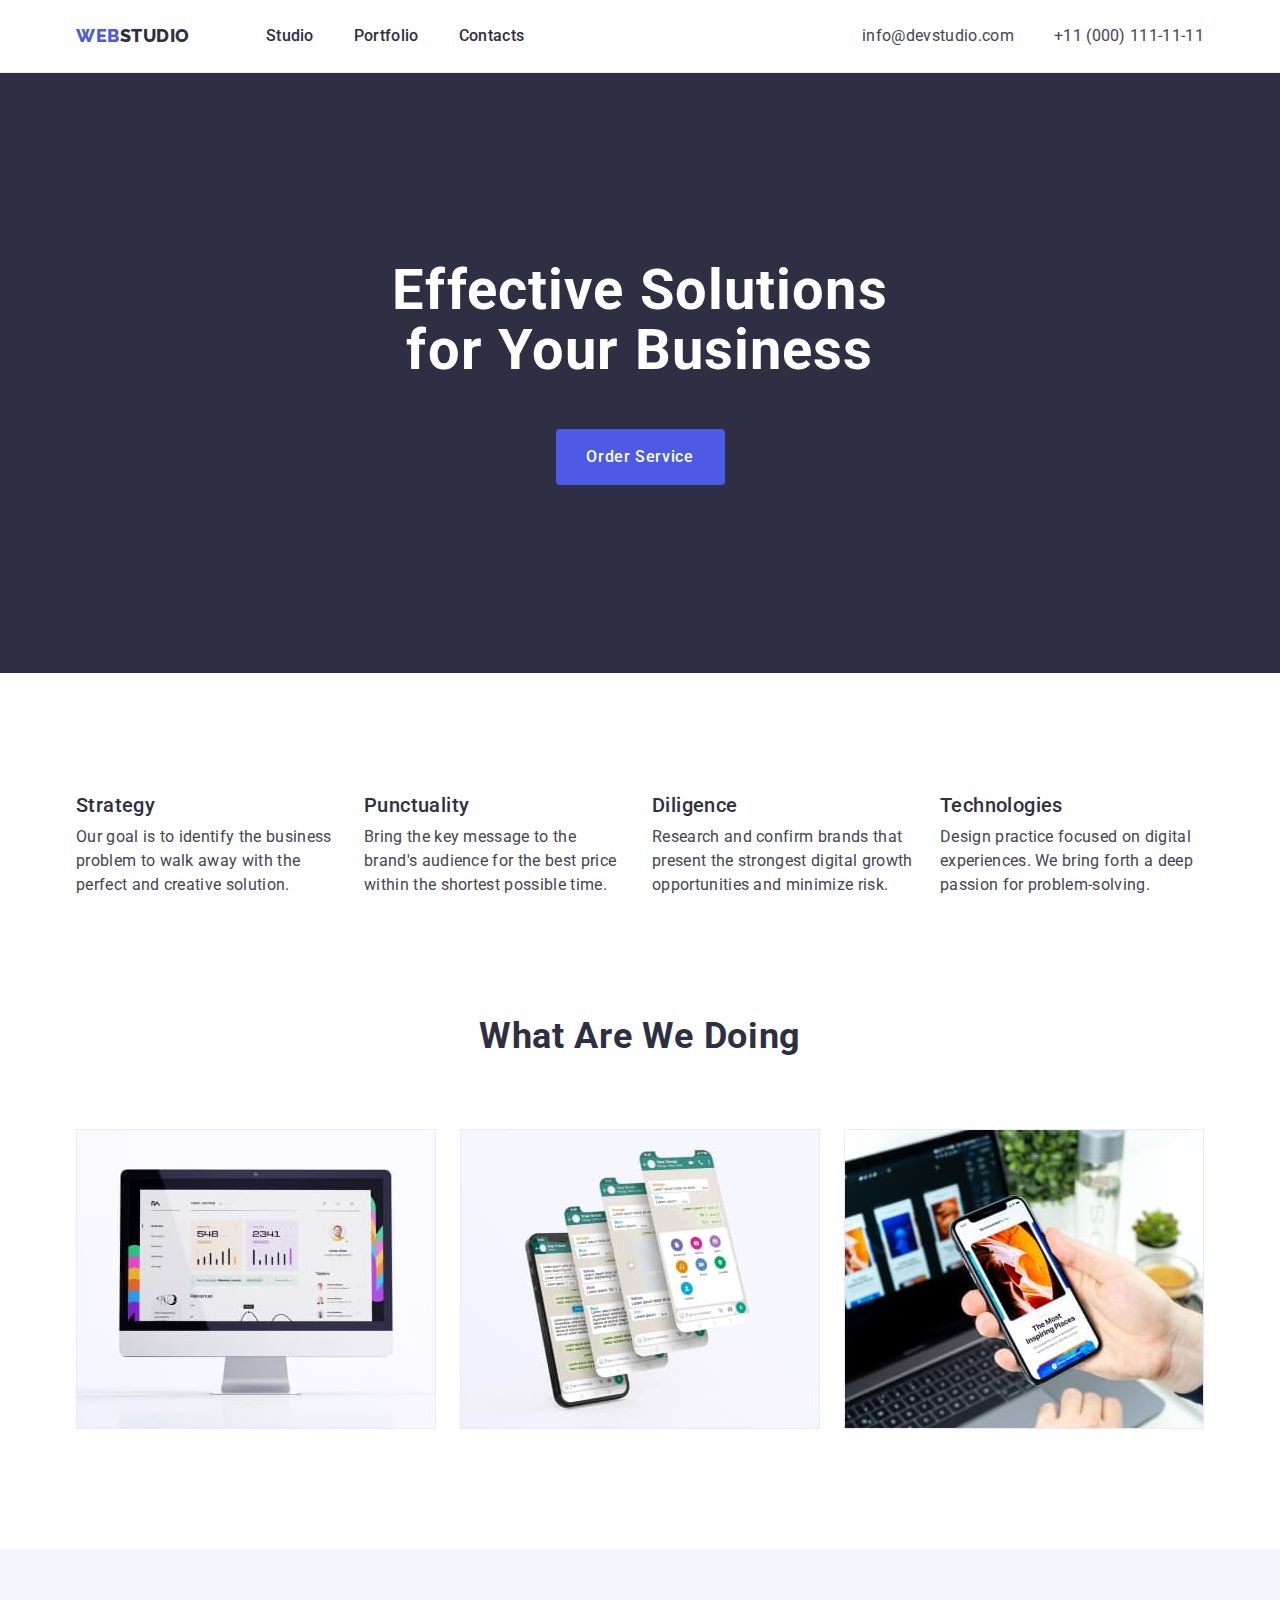
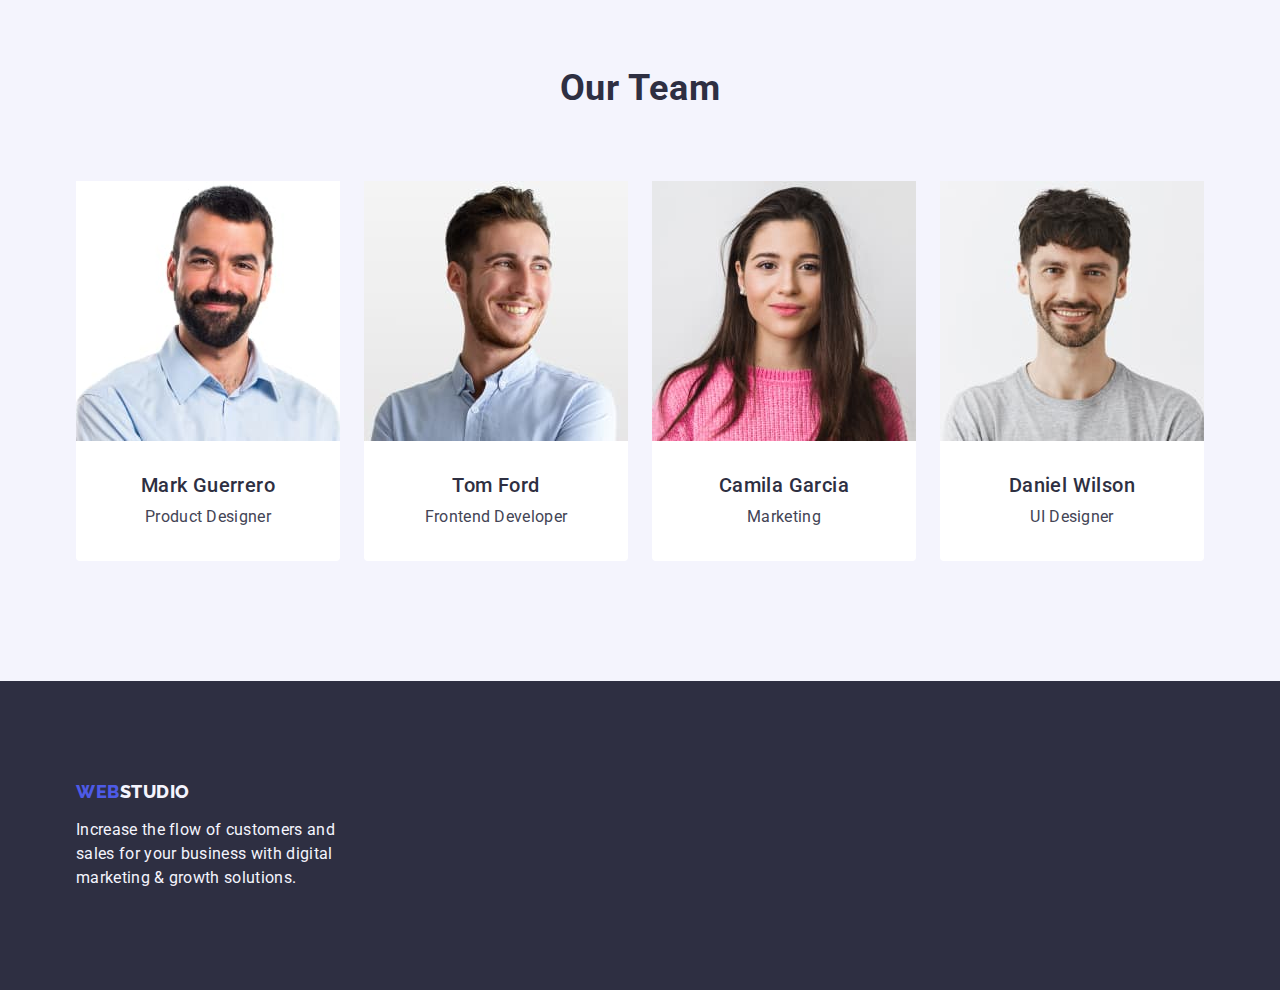
<file: index.html>
<!DOCTYPE html>
<html lang="en">
<head>
    <meta charset="UTF-8">
    <meta http-equiv="X-UA-Compatible" content="IE=edge">
    <meta name="viewport" content="width=device-width, initial-scale=1.0">
    <title>WebStudio</title>
    
    <link rel="stylesheet" href="https://cdn.jsdelivr.net/npm/modern-normalize@1.1.0/modern-normalize.min.css">
    <link rel="stylesheet" href="./css/styles.css">
    
    <link rel="preconnect" href="https://fonts.googleapis.com">
    <link rel="preconnect" href="https://fonts.gstatic.com" crossorigin>
    <link href="https://fonts.googleapis.com/css2?family=Raleway:wght@800&family=Roboto:wght@400;500;700&display=swap" rel="stylesheet">

</head>

    <body>

            <!-- header section -->
             <header class="header"> 
                <div class="container header-container">
                
                    <nav class="header-menu">      
                        <a href="./index.html" class="header-logo link">Web<span class="header-logo-studio">Studio</span>
                        </a> 
                        
                            <ul class="list list-menu">
                                <li class="header-item">
                                    <a href="./index.html" class="header-nav link">Studio</a>
                                </li>

                                <li class="header-item">
                                    <a href="./portfolio.html" class="header-nav link">Portfolio</a>
                                </li>

                                <li class="header-item">
                                    <a href="" class="header-nav link">Contacts</a>
                                </li>
                            </ul>                          
                    </nav> 

                    <address class="contact">
                        <ul class="list list-contact">
                            <li class="contact-item">
                                <a href="mailto:info@devstudio.com" class="header-contact link">info@devstudio.com</a>
                            </li>   
                            
                            <li>
                                <a href="tel:+110001111111" class="header-contact link">+11 (000) 111-11-11</a>
                            </li>
                        </ul>
                    </address> 

                </div>
            </header>

        <main>

            <!-- hero image section 1-->
            <section class="hero-image ">
                <div class="container" > 
                    <h1 class="hero-title">Effective Solutions for Your Business</h1>
                    <button type="button" class="hero-image-button">Order Service</button>
                </div>
            </section>


            <!-- section 2-->
        
                <section class="features">
                    <div class="container container-features-title">
                        <h2 hidden class="features-title visually-hidden">List of features</h2>
                        <ul class="list list-features">
                            <li class="features-item-strategy">
                                <h3 class="features-title">Strategy</h3>
                                <p class="features-text">Our goal is to identify the business problem to walk away with the perfect and creative solution.
                                </p>
                            </li>
                        
                            <li class="features-item-strategy">
                                <h3 class="features-title">Punctuality</h3>
                                <p class="features-text">Bring the key message to the brand's audience for the best price within the shortest possible time.
                                </p>                        
                            </li>

                            <li class="features-item-strategy">
                                <h3 class="features-title">Diligence</h3>
                                <p class="features-text">Research and confirm brands that present the strongest digital growth opportunities and minimize risk.
                                </p>
                            </li>
                        
                            <li class="features-item-strategy">
                                <h3 class="features-title">Technologies</h3>
                                <p class="features-text">Design practice focused on digital experiences. We bring forth a deep passion for problem-solving.
                                </p>
                            </li>
                        </ul>
                    </div>
                </section>


            <!-- section 3-->
                <section class="doing-section">
                    <div class="container">
                        <h2 class="doing-title">What are we doing</h2>
                        <ul class="list list-doing-section">
                            <li class="item-doing-section">
                                <img
                                src="./images/section-2/img-1.jpg"
                                alt="displaying an example site on a computer"
                                width="360"
                                height="300"
                                >
                            </li>

                            <li class="item-doing-section">
                                <img
                                src="./images/section-2/img-2.jpg"
                                alt="displaying an example of the site on the phone"
                                width="360"
                                height="300"
                                >
                            </li>

                            <li class="item-doing-section">
                                <img
                                src="./images/section-2/img-3.jpg"
                                alt="simultaneous display of an example site on a computer and phone"
                                width="360"
                                height="300"
                                >
                            </li>
                        </ul>
                    </div>  
                </section>

<!-- section 4-->
            <section class="team">
                <div class="container">
                    <h2 class="title-team">Our Team</h2>
                    
                                <!-- section foto 1-->
                    <ul class="list list-team">
                        <li class="item-team">
                            <img src="./images/section-3/img-1.jpg" alt="Portrait of a product designer"
                            width="264"
                            height="260"
                            >
                            <div class="item-name-team">
                                <h3 class="name-team">Mark Guerrero</h3>
                                <p class="specialist-team">Product Designer</p>
                            </div>
                        </li>
                        
                                <!-- section foto 2-->
                        <li class="item-team">
                            <img src="./images/section-3/img-2.jpg" alt="Interface developer portrait"
                            width="264"
                            height="260"
                            >
                            <div class="item-name-team">
                                <h3 class="name-team">Tom Ford</h3>
                                <p class="specialist-team">Frontend Developer</p>
                            </div>
                        </li>
                    
                                <!-- section foto 3-->
                        <li class="item-team">
                            <img src="./images/section-3/img-3.jpg" alt="Portrait of a marketer"
                            width="264"
                            height="260"
                            >
                            <div class="item-name-team">
                                <h3 class="name-team">Camila Garcia</h3>
                                <p class="specialist-team">Marketing</p>
                            </div>
                        </li>
                                   
                                <!-- section foto 4-->
                        <li class="item-team">
                            <img src="./images/section-3/img-4.jpg" alt="Portrait of a user interface designer"
                            width="264"
                            height="260"
                            >
                            <div class="item-name-team">
                                <h3 class="name-team">Daniel Wilson</h3>
                                <p class="specialist-team">UI Designer</p>
                            </div>
                        </li>
                    </ul>
                </div>
           </section>


        </main>

        <!-- footer section -->
        <footer class="footer-section">
            <div class="container">

                <a href="./index.html" class="link footer-logo">Web<span class="footer-logo-studio">Studio</span>
                </a>
                                    <p class="footer-section-text">Increase the flow of customers and sales for your business with digital marketing & growth solutions.
                    </p>
            </div>
        </footer>

    </body>
</html>
</file>
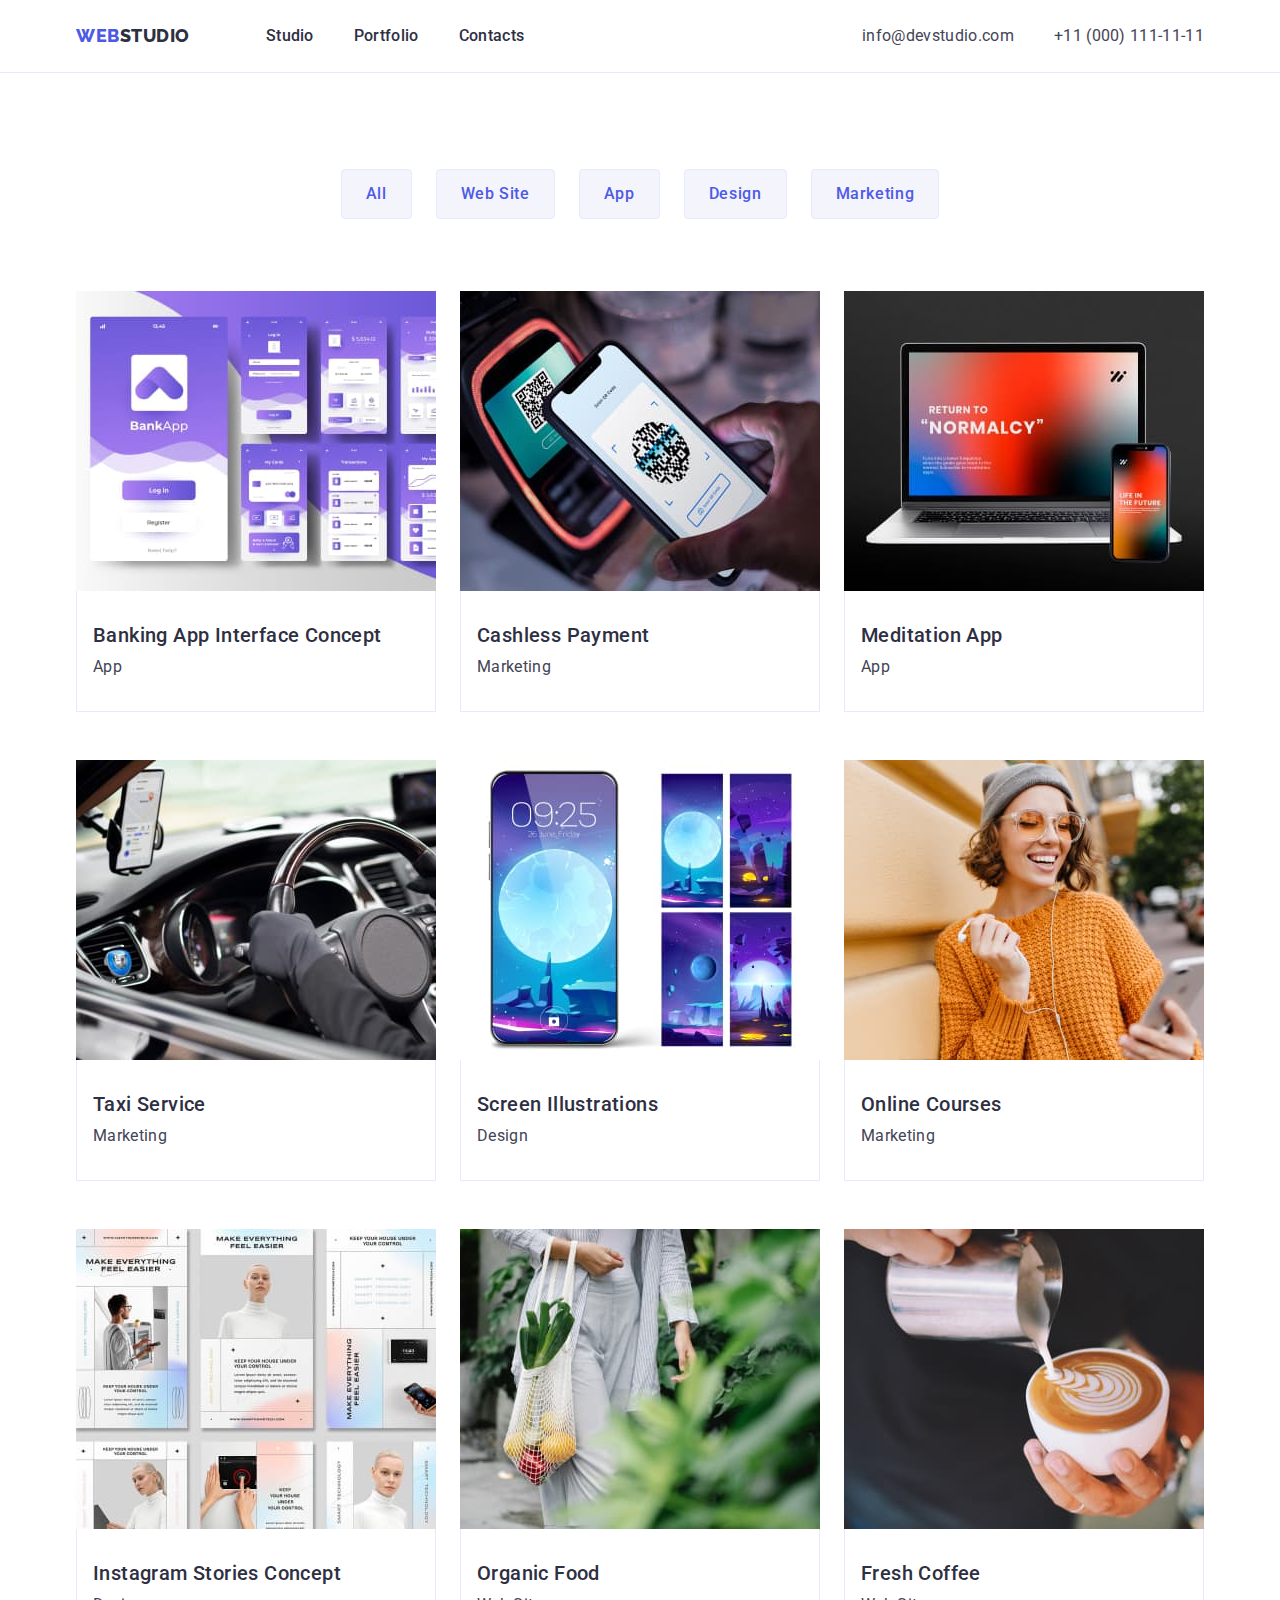
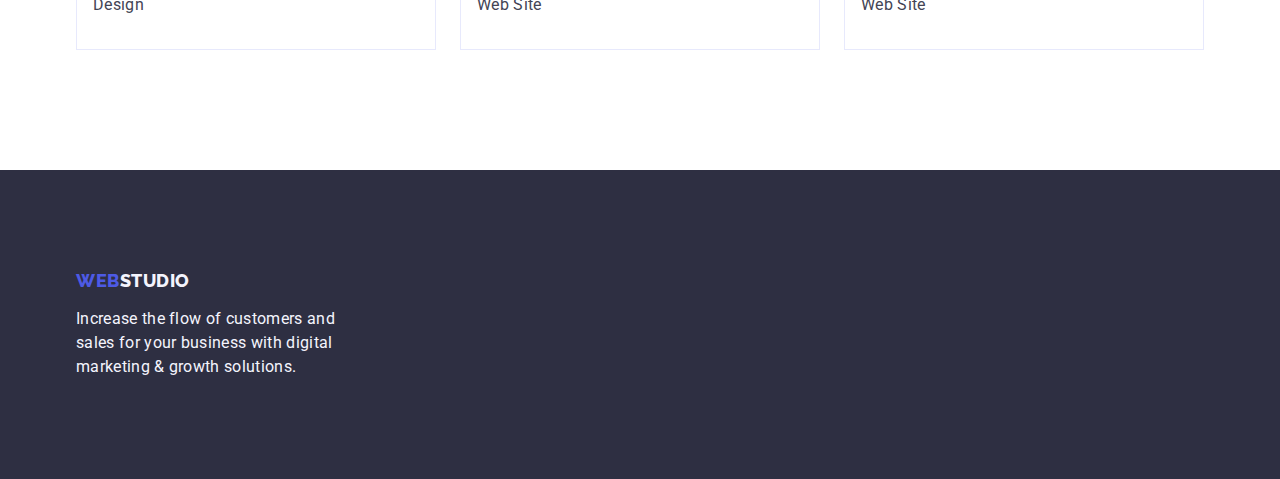
<file: portfolio.html>
<!DOCTYPE html>
<html lang="en">
<head>
    <meta charset="UTF-8">
    <meta http-equiv="X-UA-Compatible" content="IE=edge">
    <meta name="viewport" content="width=device-width, initial-scale=1.0">
    <title>WebStudiot</title>

    <link rel="stylesheet" href="https://cdn.jsdelivr.net/npm/modern-normalize@1.1.0/modern-normalize.min.css">
    <link rel="stylesheet" href="./css/styles.css">

    <link rel="preconnect" href="https://fonts.googleapis.com">
    <link rel="preconnect" href="https://fonts.gstatic.com" crossorigin>
    <link href="https://fonts.googleapis.com/css2?family=Raleway:wght@800&family=Roboto:wght@400;500;700&display=swap" rel="stylesheet">

</head>
  
<body>


            <!-- header section -->
            <header class="header">
                <div class="container header-container">
            
                    <nav class="header-menu">
                        <a href="./index.html" class="header-logo link">Web<span class="header-logo-studio">Studio</span>
                        </a>
            
                        <ul class="list list-menu">
                            <li class="header-item">
                                <a href="./index.html" class="header-nav link">Studio</a>
                            </li>
            
                            <li class="header-item">
                                <a href="./portfolio.html" class="header-nav link">Portfolio</a>
                            </li>
            
                            <li class="header-item">
                                <a href="" class="header-nav link">Contacts</a>
                            </li>
                        </ul>
                    </nav>
            
                    <address class="contact">
                        <ul class="list list-contact">
                            <li class="contact-item">
                                <a href="mailto:info@devstudio.com" class="header-contact link">info@devstudio.com</a>
                            </li>
            
                            <li>
                                <a href="tel:+110001111111" class="header-contact link">+11 (000) 111-11-11</a>
                            </li>
                        </ul>
                    </address>
            
                </div>
            </header>

<main>

<!-- Filters button section 1 -->
<section class="filters">
    <div class="container">
        <h1 hidden class="filter-button visually-hidden">List of features</h1>
            <ul class="list list-filter-button">
                    <li>
                        <button type="button" class="filter-button">All</button>
                    </li>
                    <li>
                        <button type="button" class="filter-button">Web Site</button>
                    </li>
                    <li>
                        <button type="button" class="filter-button">App</button>
                    </li>
                    <li>
                        <button type="button" class="filter-button">Design</button>
                    </li>
                    <li>
                        <button type="button" class="filter-button">Marketing</button>
                    </li>
            </ul>
   


<!-- Row section -->
<!-- Row  1 - Project Card 1  -->

<ul class="list project-card-list">
 
    <li class="project-card-item">
        <a class="link" href="">
            <img class="project-card-img" 
                src="./images/portfolio/row-1/img-1.jpg" 
                alt="Banking App Interface Concept"
                width="360"                           
                height="300"
            />
            <div class="project-card-container-item">
                <h2 class="project-card-title">Banking App Interface Concept</h2>
                <p class="project-card-desc">App</p>
            </div>
        </a>
    </li>
        
    <!-- Row 1 - Project Card 2  -->
    <li class="project-card-item">
        <a class="link" href="">
            <img class="project-card-img" 
                src="./images/portfolio/row-1/img-2.jpg"
                alt="Cashless Payment"
                width="360"                           
                height="300"
            />
            <div class="project-card-container-item">
                <h2 class="project-card-title">Cashless Payment</h2>
                <p class="project-card-desc">Marketing</p>
            </div>
        </a>
    </li>

    <!-- Row 1 - Project Card 3   -->
    <li class="project-card-item">
        <a class="link" href="">       
            <img class="project-card-img" 
                src="./images/portfolio/row-1/img-3.jpg" 
                alt="Meditation App"
                width="360"                           
                height="300"
            />
            <div class="project-card-container-item">
                <h2 class="project-card-title">Meditation App</h2>
                <p class="project-card-desc">App</p>
            </div>
        </a>
    </li>

    <!-- Row 2 - Project Card 1  -->    
    <li class="project-card-item">
        <a class="link" href="">   
            <img class="project-card-img" 
                src="./images/portfolio/row-2/img-1.jpg" 
                alt="Taxi Service"
                width="360"                           
                height="300"
            />
            <div class="project-card-container-item">
                <h2 class="project-card-title">Taxi Service</h2>
                <p class="project-card-desc">Marketing</p>
            </div>
        </a>
    </li>

    <!-- Row 2 - Project Card 2  -->
    <li class="project-card-item">
        <a class="link" href=""> 
            <img class="project-card-img" 
                src="./images/portfolio/row-2/img-2.jpg"
                alt="Screen Illustrations"
                width="360"                           
                height="300"
            />
            <div class="project-card-container-item">
                <h2 class="project-card-title">Screen Illustrations</h2>
                <p class="project-card-desc">Design</p>
            </div>
        </a>
    </li>

    <!-- Row 2 - Project Card 3  -->
    <li class="project-card-item">
        <a class="link" href=""> 
            <img class="project-card-img" 
                src="./images/portfolio/row-2/img-3.jpg" 
                alt="Online Courses"
                width="360"                           
                height="300"
            />
            <div class="project-card-container-item">
                <h2 class="project-card-title">Online Courses</h2>
                <p class="project-card-desc">Marketing</p>
            </div>
        </a>
    </li> 

    <!-- Row 3 - Project Card 1 -->    
    <li class="project-card-item">
        <a class="link" href=""> 
            <img class="project-card-img" 
                src="./images/portfolio/row-3/img-1.jpg"
                alt="Instagram Stories Concept"
                width="360"                           
                height="300"
            />
            <div class="project-card-container-item">
                <h2 class="project-card-title">Instagram Stories Concept</h2>
                <p class="project-card-desc">Design</p>
            </div>
        </a>
    </li>

    <!-- Row 3 - Project Card 2 -->      
    <li class="project-card-item">
        <a class="link" href=""> 
            <img class="project-card-img" 
                src="./images/portfolio/row-3/img-2.jpg"
                alt="Organic Food"
                width="360"                           
                height="300"
            />
            <div class="project-card-container-item">
                <h2 class="project-card-title">Organic Food</h2>
                <p class="project-card-desc">Web Site</p>
            </div>
        </a>
    </li>

    <!-- Row 3 - Project Card 3 -->   
    <li class="project-card-item">
        <a class="link" href=""> 
            <img class="project-card-img" 
                src="./images/portfolio/row-3/img-3.jpg"
                alt="Fresh Coffee"
                width="360"                           
                height="300"
            />
            <div class="project-card-container-item">
                <h2 class="project-card-title">Fresh Coffee</h2>
                <p class="project-card-desc">Web Site</p>
            </div>
        </a>
    </li>
    </ul>
  </div>
</section>

</main>


<!-- footer section -->
<footer class="footer-section">
    <div class="container">

        <a href="./index.html" class="link footer-logo">Web<span class="footer-logo-studio">Studio</span>
        </a>
        <p class="footer-section-text">Increase the flow of customers and sales for your business with digital marketing
            & growth solutions.
        </p>
    </div>
</footer>

</body>
</html>
</file>
<file: css/styles.css>
:root {   
--background-color-basic: #fff;

--logo-color-1: #4D5AE5;
--logo-color-2: #2E2F42;
--logo-color-3: #F4F4FD;

    
/* text */
--dark-text-color-1: #2E2F42;
--dark-text-color-2: #434455;
--text-color-change-1: #404BBF;
--light-text-color-1: #F4F4FD;
--light-text-color-2: #fff;

--dark-background-color-1: #2E2F42;
--light-background-color-1: #F4F4FD;

--button-color-1: #4D5AE5;
--button-change-color-1: #404BBF;
--button-color-2: #F4F4FD;

--button-border-color-1: #E7E9FC;

--button-text-color-1: #4D5AE5;
--button-text-color-2: #fff;
}

/* =========================================== */

body {
    background-color: var(--background-color-basic);
    color: var(--dark-text-color-2);
    font-family: "Roboto", sans-serif;
}

img {
    display: block;
}
  
p,
h1,
h2,
h3,
h4,
h5 {
    margin: 0;
}

ul {
    padding: 0;
    margin: 0;
}

.link {
    text-decoration: none;
}

.list {
    list-style: none;
}

.container {
    width: 1158px;
    margin: 0 auto;
    padding: 0 15px;
  
}

       
/* =========================== */
        /*header section*/
.header {
    background-color: var(--background-color-basic);
    border-bottom: 1px solid #e7e9fc
}

.header-container {    
    padding: 0 15px;    
    display: flex;
    align-items: center;
}

.header-menu {
    display: flex;
    align-items: center;
}
 
.list-menu {
    display: flex;     
}

.header-item {
    margin-right: 40px;
}

.list-menu .header-item:last-child {
    margin-right: 0;
}


.header-logo {
    font-family: "Raleway", sans-serif;    
    font-weight: 800;
    font-size: 18px;
    line-height: 1.17;
    letter-spacing: 0.03em;
    color:var(--logo-color-1); 
    text-transform: uppercase;
    text-decoration: none;
    margin-right: 76px;
}

.header-logo-studio {
    font-family: 'Raleway';    
    font-weight: 800;
    font-size: 18px;
    line-height: 21px;
    letter-spacing: 0.03em;
    text-transform: uppercase;
    text-decoration: none;
    color: var(--logo-color-2);
}

.header-nav {       
    font-weight: 500;
    font-size: 16px;
    line-height: 1.5;
    letter-spacing: 0.02em;    
    color: var(--dark-text-color-1);    
    padding-top: 24px;
    padding-bottom: 24px; 
    display: block;
}
   
.header-nav:hover,
.header-nav:focus { 
    color: var(--text-color-change-1);    
} 

.contact {
    font-style: normal;
    margin-left: auto;
}

.header-contact {   
    font-weight: 400;
    font-size: 16px;
    line-height: 1.5;
    letter-spacing: 0.02em;   
    color: var(--dark-text-color-2);
}

.contact .header-contact:hover,
.contact .header-contact:focus {
    color: var(--text-color-change-1);
   }

.list-contact {
    display: flex;
    flex: start;
    gap: 40px;
   }

.contact-item {
    display: flex;  
    gap: 40px;
}
       /* header section */
/* ============================== */


/* ============================== */
       /*hero image section 1 */
.hero-image {
    background-color: var(--dark-background-color-1);
    padding-top: 188px;
    padding-bottom: 188px;        
    }

.hero-title {   
    font-style: text-align;
    font-size: 56px;
    line-height: 1.07;
    letter-spacing: 0.02em;
    text-align: center;
    color: var(--light-text-color-2);
    max-width: 496px;
    margin-left: auto;
    margin-right: auto;
    margin-bottom: 48px;
    }

.hero-image-button {
    font-family: "Roboto", sans-serif;
    font-weight: 500;
    font-size: 16px;
    line-height: 1.5;
    letter-spacing: 0.04em;
    color: var(--button-text-color-2);
    background-color: var(--button-color-1);
    cursor: pointer;
    display: block;
    min-width: 169px;
    height: 56px;
    border: none;
    border-radius: 4px;
    cursor: pointer;
    margin-left: auto;
    margin-right: auto;
}

.hero-image-button:hover, 
.hero-image-button:focus {
    background-color:var(--button-change-color-1);
}
      /* hero image section 1*/
/* =============================== */


/* =============================== */
         /*  section 2  */


.features {
    padding-top: 120px;
    padding-bottom: 120px;
   }

.container-features-title {
    display: flex;    
}

.features-item-strategy {
    width: calc((100% - 72px) / 4);
}


.list-features {
    display: flex;
    gap: 24px; 
    padding-left: 0px;
}

.features-title {   
    font-weight: 500;
    font-size: 20px;
    line-height: 1.2;
    letter-spacing: 0.02em;
    color: var(--dark-text-color-1);
    margin-bottom: 8px;
}

.visually-hidden {
    position: absolute;
    width: 1px;
    height: 1px;
    margin: -1px;
    border: 0;
    padding: 0;
    white-space: nowrap;
    clip-path: inset(100%);
    clip: rect(0 0 0 0);
    overflow: hidden;
}

.features-text {   
    font-size: 16px;
    line-height: 1.5;
    letter-spacing: 0.02em;
}
/* ===== section 2 ===== */
/* =============================== */


/* =============================== */
/* ===== section 3 ===== */

.doing-section {
    padding-bottom: 120px;
}

.doing-title {   
    font-size: 36px;
    line-height: 1.11;
    text-align: center;
    letter-spacing: 0.02em;
    color: var(--dark-text-color-1);
    text-transform: capitalize;
    margin-bottom: 72px;}

.list-doing-section {
    display: flex;
    gap: 24px;
}

.item-doing-section {
    width: 360px;
}
/* ===== section 3 ===== */
/* =============================== */


/* =============================== */
/* ===== section 4 ===== */

.team {
    padding: 120px 0;        
    background: var(--light-background-color-1);
    }
   
.title-team {   
    margin-bottom: 72px;
    font-size: 36px;
    line-height: 1.11;
    text-align: center;
    letter-spacing: 0.02em;
    text-transform: capitalize;
    color: var(--dark-text-color-1);
}

.list-team {
    display: flex;
    gap: 24px; 
}

.item-team {
    flex-basis: calc((100% - 72px) / 4);
    background: var(--background-color-basic);
    border-radius: 0px 0px 4px 4px;
}

.item-name-team {
    padding: 32px 16px; 
}

.name-team {  
    font-weight: 500;
    font-size: 20px;
    line-height: 24px;
    text-align: center;
    letter-spacing: 0.02em;
    color: var(--dark-text-color-1);
    margin-bottom: 8px
}

.specialist-team {   
    font-size: 16px;
    line-height: 24px;
    text-align: center;
    letter-spacing: 0.02em;
    color: var(--dark-text-color-2);
}
         /* section 4 */
/* =============================== */


/* =============================== */
        /*footer section */
.footer-section {
    background: var(--dark-background-color-1);
    padding: 100px 0;
}

.footer-section-text {  
    font-size: 16px;
    line-height: 24px;
    letter-spacing: 0.02em;
    color: var(--light-text-color-1);
    width: 264px;
}

.footer-logo {
    font-family: "Raleway", sans-serif;     
    font-weight: 800;
    font-size: 18px;
    line-height: 1.17;
    letter-spacing: 0.03em;
    color: var(--logo-color-1);  
    text-transform: uppercase;
    text-decoration: none;
    display: inline-block;
    margin-bottom: 16px;
}

.footer-logo-studio {
    font-family: 'Raleway';  
    font-weight: 800;
    font-size: 18px;
    line-height: 1.17;
    letter-spacing: 0.03em;
    text-transform: uppercase;
    text-decoration: none;
    color: var(--logo-color-3);
}
       /* footer section */
/* =============================== */



/* ======== portfolio ======= */

/* =============================== */
  /*  Filters button section 1  */

  .filters {
    padding: 96px 0 120px;
  }

.list-filter-button {
    display: flex;
    align-items: flex-start;
    justify-content: center;    
    gap: 24px;
    margin-bottom: 72px;   
    padding: 0;
    white-space: nowrap;
}

.filter-button {
    font-family: "Roboto", sans-serif;
    font-weight: 500;
    font-size: 16px;
    line-height: 1.5;
    letter-spacing: 0.04em;
    color: var(--button-color-1);
    background: var(--button-color-2);
    border: 1px solid var(--button-border-color-1);
    border-radius: 4px;
    cursor: pointer; 
    padding: 12px 24px;
}

.filter-button:hover, 
.filter-button:focus {
    color: var(--button-text-color-2);
    background-color: var(--button-change-color-1);
    border: 1px solid transparent;
}
    /* Filters button section 1 */
/* =============================== */


/* =============================== */
          /* Row 1,2,3 */

.project-card-list {
    display: flex;
    flex-wrap: wrap;
    column-gap: 24px;
    row-gap: 48px;
    justify-content: center;
   }

.project-card-item {    
    width: calc((100% - 48px) / 3);
}

.project-card-container-item {
    padding: 32px 16px;
    border: 1px solid var(--button-border-color-1);
    border-top: none;    
}

.project-card-title {   
    font-weight: 500;
    font-size: 20px;
    line-height: 1.2;
    letter-spacing: 0.02em;
    color: var(--dark-text-color-1);
    margin-bottom: 8px;
    }       

.project-card-desc {    
    font-size: 16px;
    line-height: 1.5;
    letter-spacing: 0.02em;
    color: var(--dark-text-color-2);
}
         /*  Row 1,2,3  */
/* =============================== */
</file>
